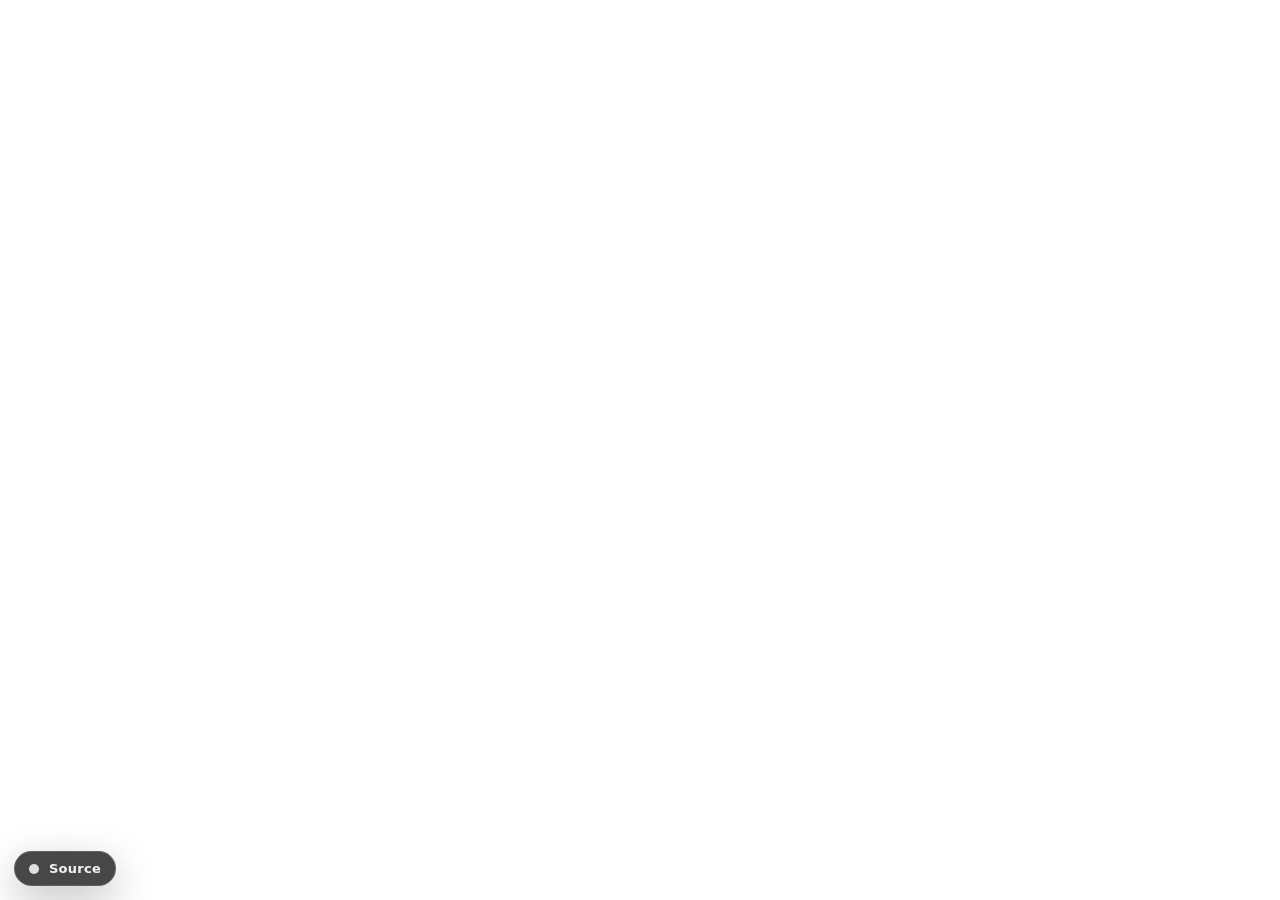
<file: examples/demo.html>
<!DOCTYPE html>
<html>
  <head>
    <meta charset="utf-8">
    <title>spatial-marker demo</title>
    <meta name="description" content="A demo of the Spatial-Marker component">
    
    <script src="https://aframe.io/releases/1.7.1/aframe.min.js"></script>
    <script src="https://rpetitjean.github.io/spatial-marker/spatial-marker.js"></script>
   <link rel="stylesheet" href="github.css">

  </head>
  

  <body>

    <a-scene>

    <!-- VR Rig -->
    <a-entity  id="rig" spatial-marker>
      <a-box id="camera" camera="fov:75; near: 0.1; far: 700"  position="0 1.7 0" visible="false" ></a-box>
      <a-entity id="left-hand"  meta-touch-controls="hand: left"></a-entity>
      <a-entity id="right-hand" meta-touch-controls="hand: right"></a-entity>
    </a-entity>  

    
    </a-scene>

    <a class="github-fab"
   href="https://github.com/rpetitjean/spatial-marker/blob/main/examples/demo.html"
   target="_blank"
   rel="noopener noreferrer"
   aria-label="Open source code on GitHub">
  <span class="gh-dot" aria-hidden="true"></span>
  <span class="gh-label">Source</span>
</a>

  </body>
</html>
</file>
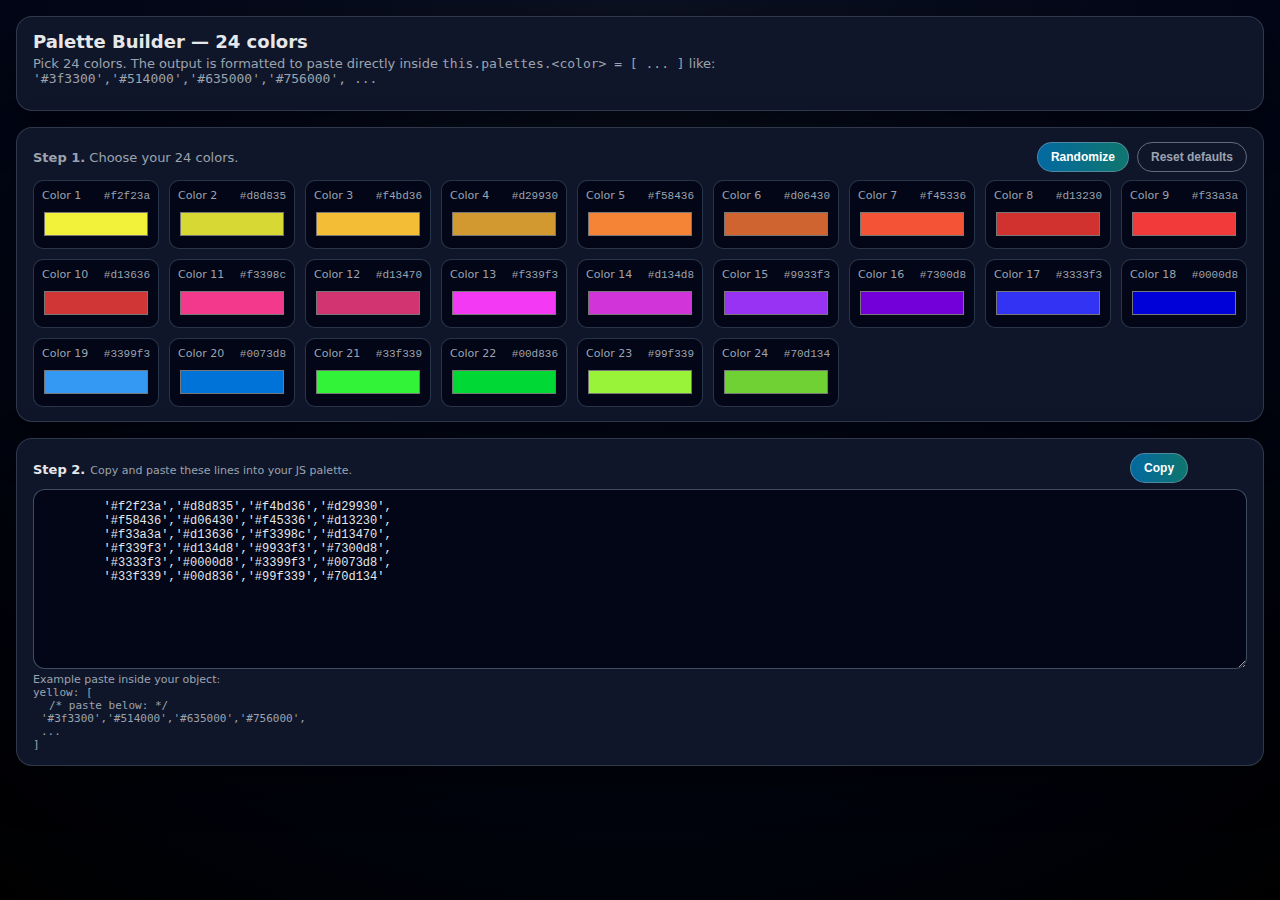
<file: examples/palette-builder.html>
<!DOCTYPE html>
<html lang="en">
<head>
  <meta charset="UTF-8">
  <title>Palette Builder (24 colors, JS array format)</title>
  <meta name="viewport" content="width=device-width, initial-scale=1">
  <style>
    :root{
      --bg:#050814;
      --card:#111827;
      --accent:#38bdf8;
      --text:#e5e7eb;
      --muted:#9ca3af;
    }
    *{box-sizing:border-box;}
    body{
      margin:0;
      padding:16px;
      font-family: system-ui,-apple-system,BlinkMacSystemFont,"Segoe UI",sans-serif;
      background: radial-gradient(circle at top, #0b1120, #020617 55%, #000 100%);
      color:var(--text);
      display:flex;
      flex-direction:column;
      gap:16px;
      min-height:100vh;
    }
    .card{
      background:rgba(15,23,42,0.97);
      border-radius:16px;
      border:1px solid rgba(148,163,184,0.25);
      padding:14px 16px;
      box-shadow:0 18px 40px rgba(0,0,0,0.5);
    }
    h1{
      font-size:18px;
      margin:0 0 4px;
    }
    .subtitle{
      font-size:13px;
      color:var(--muted);
      margin-bottom:10px;
    }
    .grid{
      display:grid;
      grid-template-columns:repeat(auto-fill,minmax(120px,1fr));
      gap:10px;
    }
    .swatch{
      display:flex;
      flex-direction:column;
      gap:6px;
      padding:8px;
      border-radius:10px;
      background:#020617;
      border:1px solid rgba(51,65,85,0.8);
    }
    .swatch-header{
      display:flex;
      justify-content:space-between;
      align-items:center;
      font-size:11px;
      color:var(--muted);
    }
    .swatch input[type="color"]{
      width:100%;
      height:32px;
      border-radius:7px;
      border:none;
      padding:0;
      background:transparent;
      cursor:pointer;
    }
    .hex{
      font-family: ui-monospace, SFMono-Regular, Menlo, Monaco, Consolas, "Liberation Mono", monospace;
      font-size:11px;
      color:var(--muted);
      text-align:right;
    }
    textarea{
      width:100%;
      min-height:180px;
      background:#020617;
      color:var(--text);
      border-radius:12px;
      border:1px solid rgba(71,85,105,0.9);
      font-family: ui-monospace, SFMono-Regular, Menlo, Monaco, Consolas, "Liberation Mono", monospace;
      font-size:12px;
      padding:10px 12px;
      resize:vertical;
      white-space:pre;
    }
    .row{
      display:flex;
      gap:8px;
      align-items:center;
      flex-wrap:wrap;
    }
    button{
      border-radius:999px;
      border:1px solid rgba(148,163,184,0.5);
      background:linear-gradient(to right,#0369a1,#0f766e);
      color:white;
      padding:7px 13px;
      font-size:12px;
      font-weight:600;
      cursor:pointer;
    }
    button.secondary{
      background:transparent;
      border-color:rgba(148,163,184,0.6);
      color:var(--muted);
    }
    button:active{ transform:translateY(1px); }
    .copied{
      font-size:11px;
      color:#4ade80;
      opacity:0;
      transition:opacity .2s;
    }
    .copied.show{ opacity:1; }
    .hint{
      font-size:11px;
      color:var(--muted);
    }
  </style>
</head>
<body>
  <div class="card">
    <h1>Palette Builder — 24 colors</h1>
    <div class="subtitle">
      Pick 24 colors. The output is formatted to paste directly inside
      <code>this.palettes.&lt;color&gt; = [ ... ]</code> like:<br>
      <code>        '#3f3300','#514000','#635000','#756000', ...</code>
    </div>
  </div>

  <div class="card">
    <div class="row" style="justify-content:space-between; margin-bottom:8px;">
      <div style="font-size:13px; color:var(--muted);">
        <strong>Step 1.</strong> Choose your 24 colors.
      </div>
      <div class="row">
        <button id="randomize">Randomize</button>
        <button id="reset" class="secondary">Reset defaults</button>
      </div>
    </div>

    <div class="grid" id="swatchGrid"></div>
  </div>

  <div class="card">
    <div class="row" style="justify-content:space-between; margin-bottom:6px;">
      <div>
        <strong style="font-size:13px;">Step 2.</strong>
        <span class="hint">Copy and paste these lines into your JS palette.</span>
      </div>
      <div class="row">
        <button id="copyBtn">Copy</button>
        <span id="copiedLabel" class="copied">Copied ✔</span>
      </div>
    </div>
    <textarea id="output" spellcheck="false"></textarea>
    <div class="hint">
      Example paste inside your object:<br>
      <code>
yellow: [<br>
<span style="padding-left:16px;">/* paste below: */</span><br>
<span style="padding-left:8px;">'#3f3300','#514000','#635000','#756000',</span><br>
<span style="padding-left:8px;">... </span><br>
]
      </code>
    </div>
  </div>

  <script>
    // Default palette = your current yellow, but you can change to any base
    const DEFAULTS = [
     '#f2f23a','#d8d835',  
  '#f4bd36','#d29930','#f58436','#d06430',   
  '#f45336','#d13230','#f33a3a','#d13636','#f3398c','#d13470',   
  '#f339f3','#d134d8','#9933f3','#7300d8','#3333f3','#0000d8',   
  '#3399f3','#0073d8','#33f339','#00d836',   
  '#99f339','#70d134'    
    ];

    const grid = document.getElementById('swatchGrid');
    const output = document.getElementById('output');
    const copyBtn = document.getElementById('copyBtn');
    const copiedLabel = document.getElementById('copiedLabel');
    const randomizeBtn = document.getElementById('randomize');
    const resetBtn = document.getElementById('reset');

    function createSwatches(){
      grid.innerHTML = '';
      for(let i=0;i<24;i++){
        const wrap = document.createElement('div');
        wrap.className = 'swatch';

        const head = document.createElement('div');
        head.className = 'swatch-header';

        const label = document.createElement('span');
        label.textContent = `Color ${i+1}`;

        const hex = document.createElement('span');
        hex.className = 'hex';
        hex.textContent = (DEFAULTS[i] || '#ffffff').toLowerCase();

        const inp = document.createElement('input');
        inp.type = 'color';
        inp.className = 'color-input';
        inp.value = (DEFAULTS[i] || '#ffffff').toLowerCase();

        inp.addEventListener('input', () => {
          hex.textContent = inp.value.toLowerCase();
          updateOutput();
        });

        head.appendChild(label);
        head.appendChild(hex);
        wrap.appendChild(head);
        wrap.appendChild(inp);
        grid.appendChild(wrap);
      }
    }

    function getColors(){
      const inputs = [...document.querySelectorAll('.color-input')];
      return inputs.map(i => i.value.toLowerCase());
    }

    // Format like:
    //        '#3f3300','#514000','#635000','#756000',
    //        ...
    function formatLines(colors){
      const perLine = 4;
      const lines = [];
      const indent = '        '; // 8 spaces

      const lastIndex = colors.length - 1;
      for(let i=0;i<colors.length;i+=perLine){
        const slice = colors.slice(i, i+perLine);
        const parts = slice.map((c, idxInSlice) => {
          const globalIdx = i + idxInSlice;
          const isLast = (globalIdx === lastIndex);
          // add trailing comma except very last color
          return `'${c}'` + (isLast ? '' : ',');
        });
        lines.push(indent + parts.join(''));
      }
      return lines.join('\n');
    }

    function updateOutput(){
      const colors = getColors();
      output.value = formatLines(colors);
    }

    function randomHex(){
      const c = () => Math.floor(Math.random()*256);
      const toHex = n => n.toString(16).padStart(2,'0');
      return '#' + toHex(c()) + toHex(c()) + toHex(c());
    }

    function randomizePalette(){
      const inputs = [...document.querySelectorAll('.color-input')];
      const hexLabels = [...document.querySelectorAll('.hex')];
      inputs.forEach((inp, idx) => {
        const col = randomHex().toLowerCase();
        inp.value = col;
        if (hexLabels[idx]) hexLabels[idx].textContent = col;
      });
      updateOutput();
    }

    function resetPalette(){
      const inputs = [...document.querySelectorAll('.color-input')];
      const hexLabels = [...document.querySelectorAll('.hex')];
      inputs.forEach((inp, idx) => {
        const col = (DEFAULTS[idx] || '#ffffff').toLowerCase();
        inp.value = col;
        if (hexLabels[idx]) hexLabels[idx].textContent = col;
      });
      updateOutput();
    }

    copyBtn.addEventListener('click', () => {
      output.select();
      try {
        document.execCommand('copy');
        copiedLabel.classList.add('show');
        setTimeout(() => copiedLabel.classList.remove('show'), 900);
      } catch(e){
        console.warn('Copy failed', e);
      }
    });

    randomizeBtn.addEventListener('click', randomizePalette);
    resetBtn.addEventListener('click', resetPalette);

    // init
    createSwatches();
    updateOutput();
  </script>
</body>
</html>
</file>
<file: examples/github.css>
.github-fab{
  position: fixed;
  left: 14px;
  bottom: 14px;
  z-index: 99999;

  display: inline-flex;
  align-items: center;
  gap: 10px;

  padding: 10px 14px;
  border-radius: 999px;

  background: rgba(0,0,0,.72);
  color: rgba(255,255,255,.92);
  text-decoration: none;

  border: 1px solid rgba(255,255,255,.14);
  box-shadow: 0 14px 40px rgba(0,0,0,.25);
  backdrop-filter: blur(10px);
  -webkit-backdrop-filter: blur(10px);

  font: 700 13px/1 system-ui, -apple-system, Segoe UI, Roboto, Arial, sans-serif;
  letter-spacing: .02em;

  transition: transform 140ms ease, background-color 140ms ease, box-shadow 140ms ease;
}

.github-fab:hover{
  transform: translateY(-1px);
  background: rgba(0,0,0,.82);
  box-shadow: 0 18px 50px rgba(0,0,0,.30);
}

.github-fab:active{ transform: translateY(0); }

.github-fab:focus-visible{
  outline: 3px solid rgba(0,120,255,.35);
  outline-offset: 3px;
}

.gh-dot{
  width: 10px;
  height: 10px;
  border-radius: 999px;
  background: currentColor;
  opacity: .9;
}

@media (max-width: 520px){
  .github-fab{
    left: 10px;
    bottom: 10px;
    padding: 9px 12px;
  }
}
</file>
